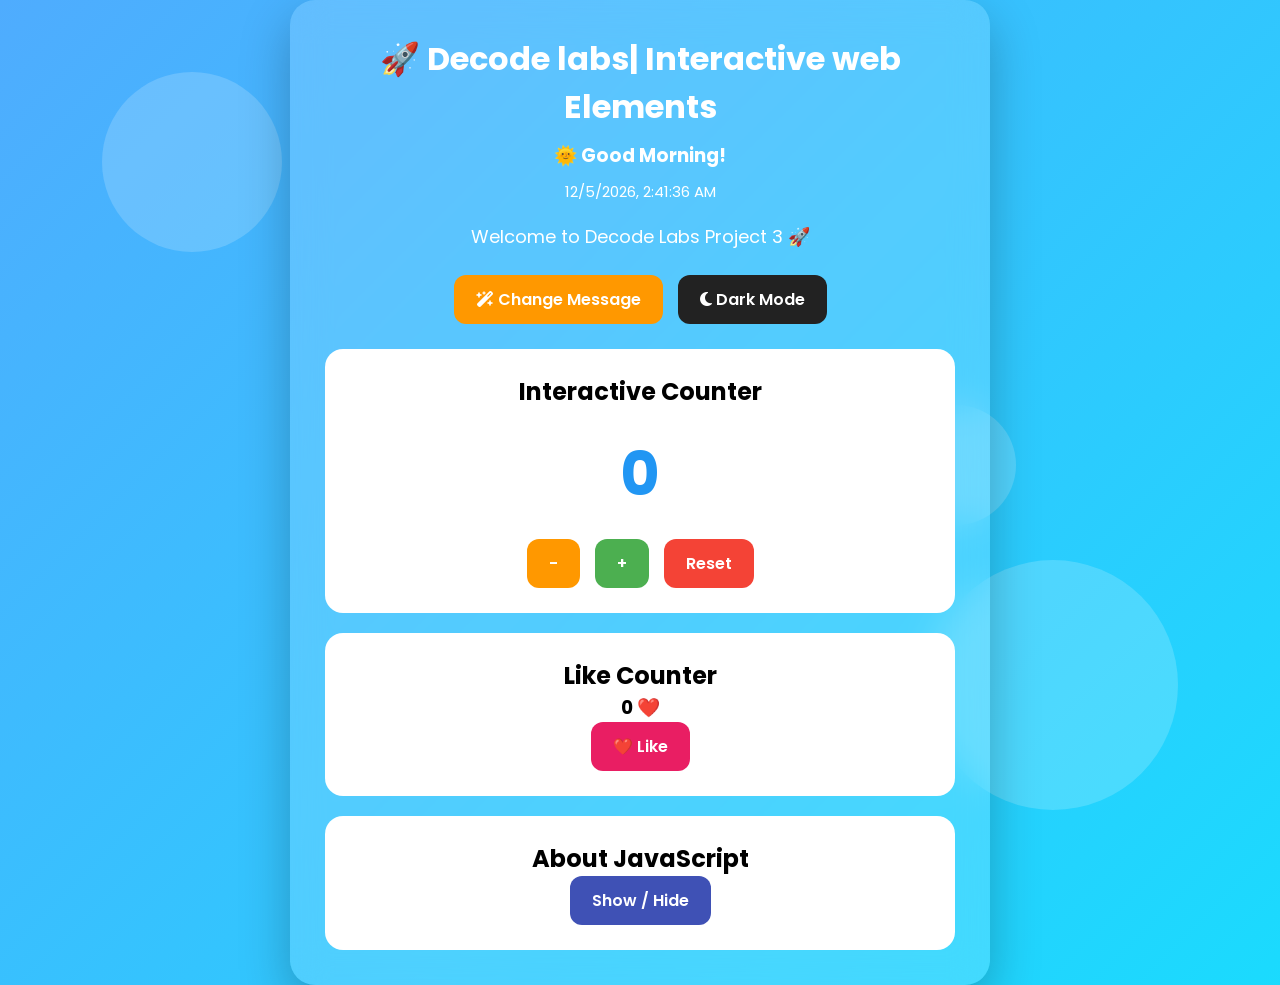
<file: Project3_Interactive_Web_Elements/index.html>
<!DOCTYPE html>
<html lang="en">
<head>
    <meta charset="UTF-8">
    <meta name="viewport" content="width=device-width, initial-scale=1.0">
    <title>Interactive Web Elements</title>

    <link rel="stylesheet" href="style.css">

    <!-- Google Font -->
    <link href="https://fonts.googleapis.com/css2?family=Poppins:wght@300;400;500;600;700&display=swap" rel="stylesheet">

    <!-- Font Awesome -->
    <link rel="stylesheet"
    href="https://cdnjs.cloudflare.com/ajax/libs/font-awesome/6.7.2/css/all.min.css">

</head>

<body>

<div class="background">
    <span></span>
    <span></span>
    <span></span>
</div>

<div class="container">

    <h1>🚀 Decode labs| Interactive web Elements</h1>

    <h3 id="greeting"></h3>

    <p id="datetime"></p>

    <p id="message">
        Welcome to Decode Labs Project 3 🚀
    </p>

    <div class="buttons">

        <button id="changeBtn">
            <i class="fa-solid fa-wand-magic-sparkles"></i>
            Change Message
        </button>

        <button id="themeBtn">
            <i class="fa-solid fa-moon"></i>
            Dark Mode
        </button>

    </div>

    <div class="card">

        <h2>Interactive Counter</h2>

        <h1 id="count">0</h1>

        <div class="counter-buttons">

            <button id="decreaseBtn">-</button>

            <button id="increaseBtn">+</button>

            <button id="resetBtn">Reset</button>

        </div>

    </div>

    <div class="card">

        <h2>Like Counter</h2>

        <h3 id="likes">0 ❤️</h3>

        <button id="likeBtn">

            ❤️ Like

        </button>

    </div>

    <div class="card">

        <h2>About JavaScript</h2>

        <p id="info" class="hide">

            JavaScript brings web pages to life by adding interactivity, 
            dynamic content updates, animations, and event handling using DOM.
        </p>

        <button id="showBtn">

            Show / Hide

        </button>

    </div>

</div>

<div id="toast"></div>

<script src="script.js"></script>

</body>
</html>
</file>
<file: Project3_Interactive_Web_Elements/style.css>
*{
    margin:0;
    padding:0;
    box-sizing:border-box;
    font-family:'Poppins',sans-serif;
}

body{
    min-height:100vh;
    display:flex;
    justify-content:center;
    align-items:center;
    background:linear-gradient(135deg,#4facfe,#00f2fe,#6a11cb);
    background-size:300% 300%;
    animation:gradientMove 10s ease infinite;
    overflow-x:hidden;
    transition:.5s;
}

body.dark{
    background:linear-gradient(135deg,#111,#222,#000);
}

.background span{
    position:fixed;
    width:180px;
    height:180px;
    border-radius:50%;
    background:rgba(255,255,255,.18);
    animation:float 10s infinite ease-in-out;
    z-index:-1;
}

.background span:nth-child(1){
    top:8%;
    left:8%;
}

.background span:nth-child(2){
    bottom:10%;
    right:8%;
    width:250px;
    height:250px;
}

.background span:nth-child(3){
    top:45%;
    left:70%;
    width:120px;
    height:120px;
}

.container{
    width:90%;
    max-width:700px;
    background:rgba(255,255,255,.15);
    backdrop-filter:blur(18px);
    border-radius:25px;
    padding:35px;
    text-align:center;
    box-shadow:0 20px 50px rgba(0,0,0,.25);
    animation:fadeIn .8s ease;
}

h1{
    color:#fff;
    margin-bottom:10px;
}

#greeting{
    color:#fff;
    margin-bottom:10px;
}

#datetime{
    color:#fff;
    margin-bottom:20px;
    font-size:15px;
}

#message{
    color:#fff;
    font-size:18px;
    margin-bottom:25px;
}

.buttons{
    display:flex;
    gap:15px;
    justify-content:center;
    flex-wrap:wrap;
    margin-bottom:25px;
}

button{
    border:none;
    cursor:pointer;
    border-radius:12px;
    padding:12px 22px;
    font-size:16px;
    font-weight:600;
    transition:.3s;
}

button:hover{
    transform:translateY(-5px) scale(1.05);
    box-shadow:0 10px 25px rgba(0,0,0,.2);
}

#changeBtn{
    background:#ff9800;
    color:white;
}

#themeBtn{
    background:#222;
    color:white;
}

.card{
    background:white;
    border-radius:18px;
    padding:25px;
    margin-top:20px;
    transition:.4s;
}

.card:hover{
    transform:translateY(-8px);
}

#count{
    font-size:60px;
    color:#2196f3;
    margin:20px 0;
    transition:.3s;
}

.counter-buttons{
    display:flex;
    justify-content:center;
    gap:15px;
    flex-wrap:wrap;
}

#increaseBtn{
    background:#4CAF50;
    color:white;
}

#decreaseBtn{
    background:#ff9800;
    color:white;
}

#resetBtn{
    background:#f44336;
    color:white;
}

#likeBtn{
    background:#e91e63;
    color:white;
}

#showBtn{
    background:#3f51b5;
    color:white;
}

.hide{
    display:none;
}

#toast{
    position:fixed;
    top:20px;
    right:20px;
    background:#333;
    color:#fff;
    padding:12px 20px;
    border-radius:10px;
    opacity:0;
    transition:.4s;
}

#toast.show{
    opacity:1;
}

@keyframes fadeIn{
    from{
        opacity:0;
        transform:translateY(30px);
    }
    to{
        opacity:1;
        transform:translateY(0);
    }
}

@keyframes gradientMove{
    0%{background-position:0% 50%;}
    50%{background-position:100% 50%;}
    100%{background-position:0% 50%;}
}

@keyframes float{
    0%,100%{
        transform:translateY(0);
    }
    50%{
        transform:translateY(-30px);
    }
}

@media(max-width:768px){

.container{
    padding:20px;
}

.buttons,
.counter-buttons{
    flex-direction:column;
}

button{
    width:100%;
}

#count{
    font-size:45px;
}

}
</file>
